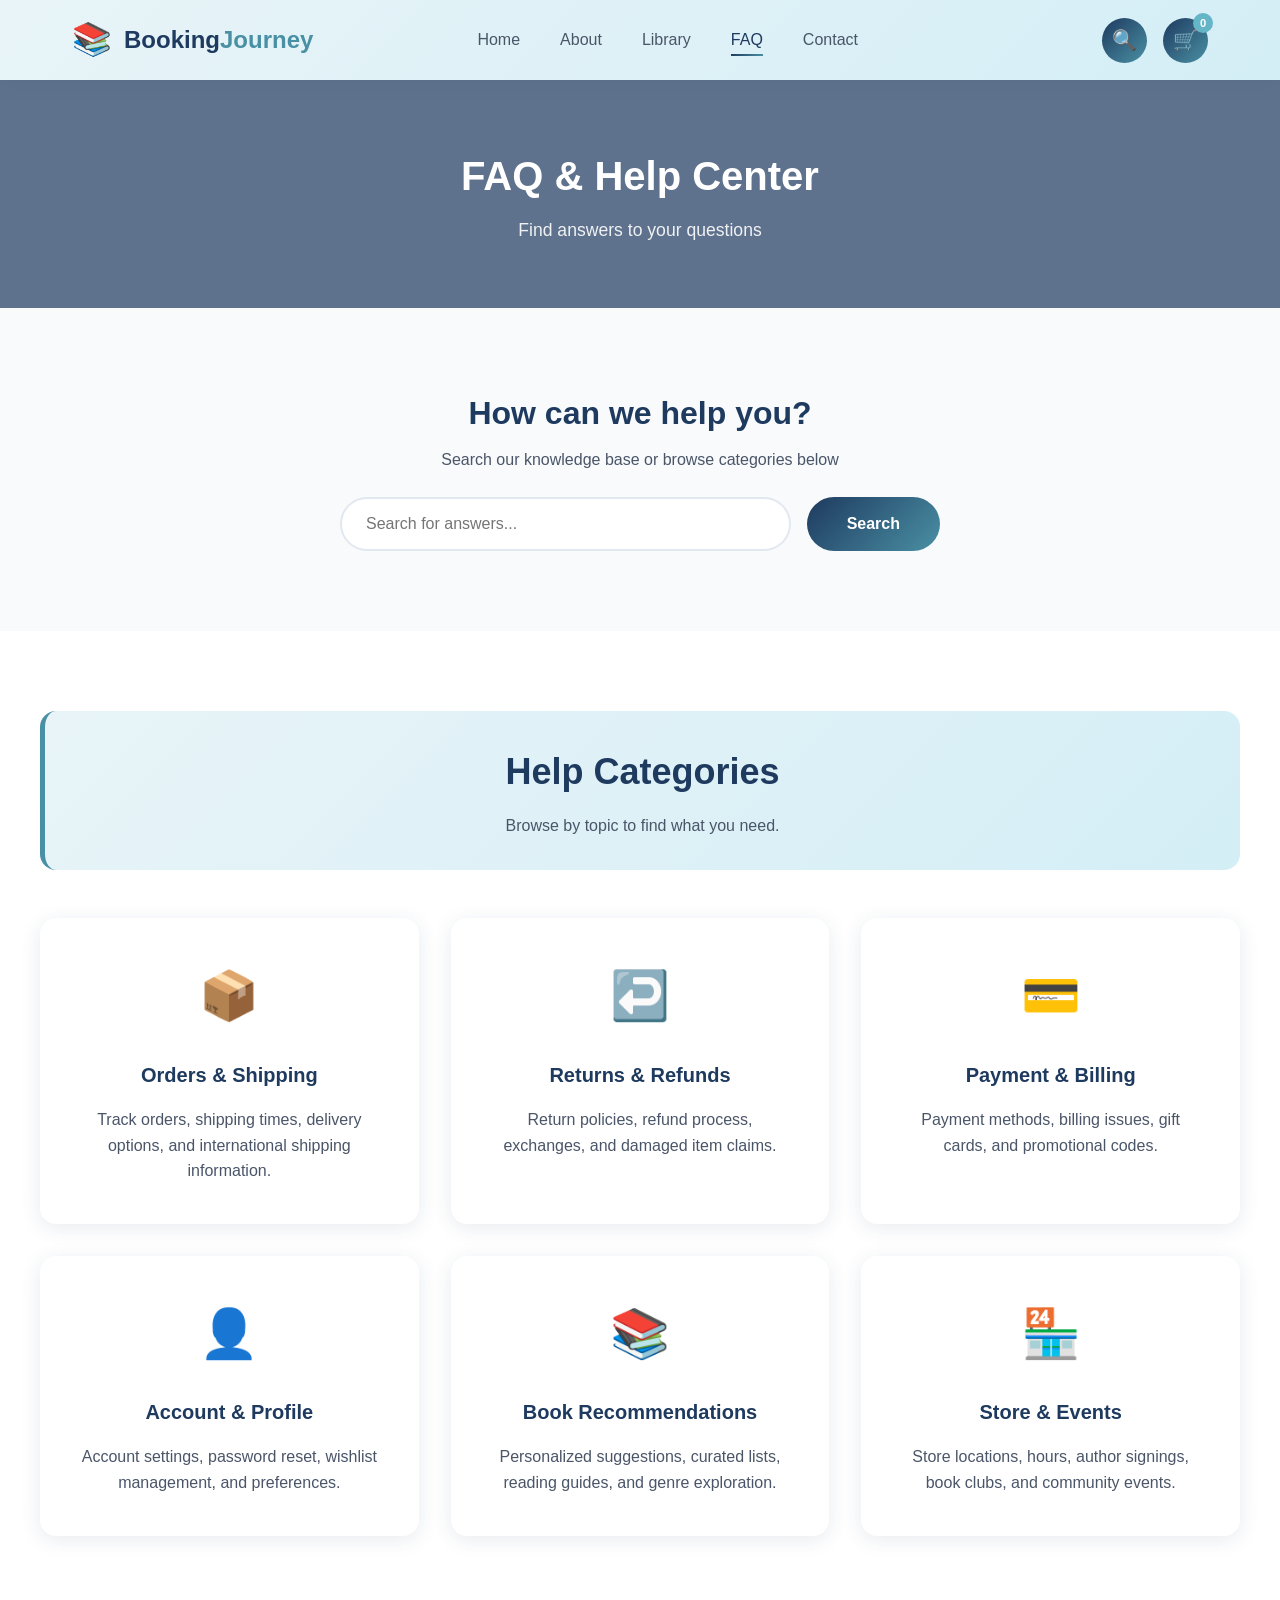
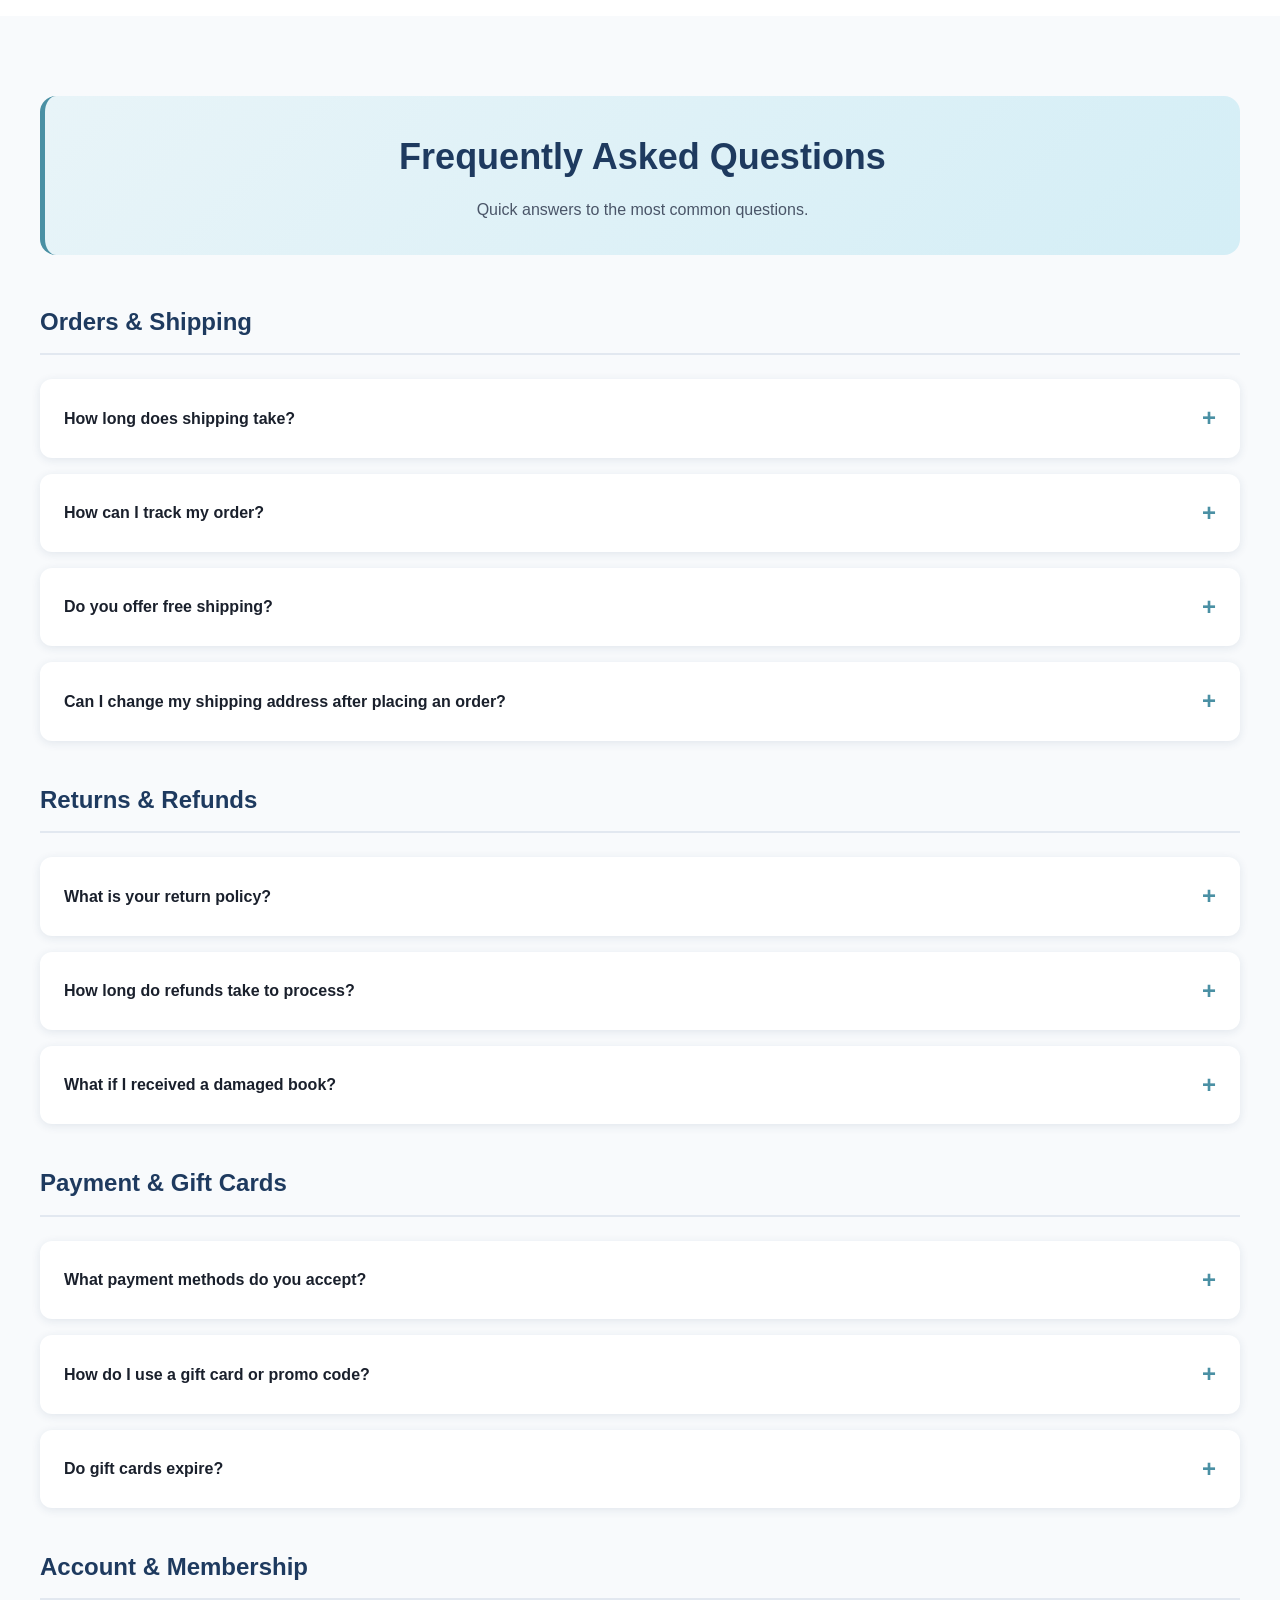
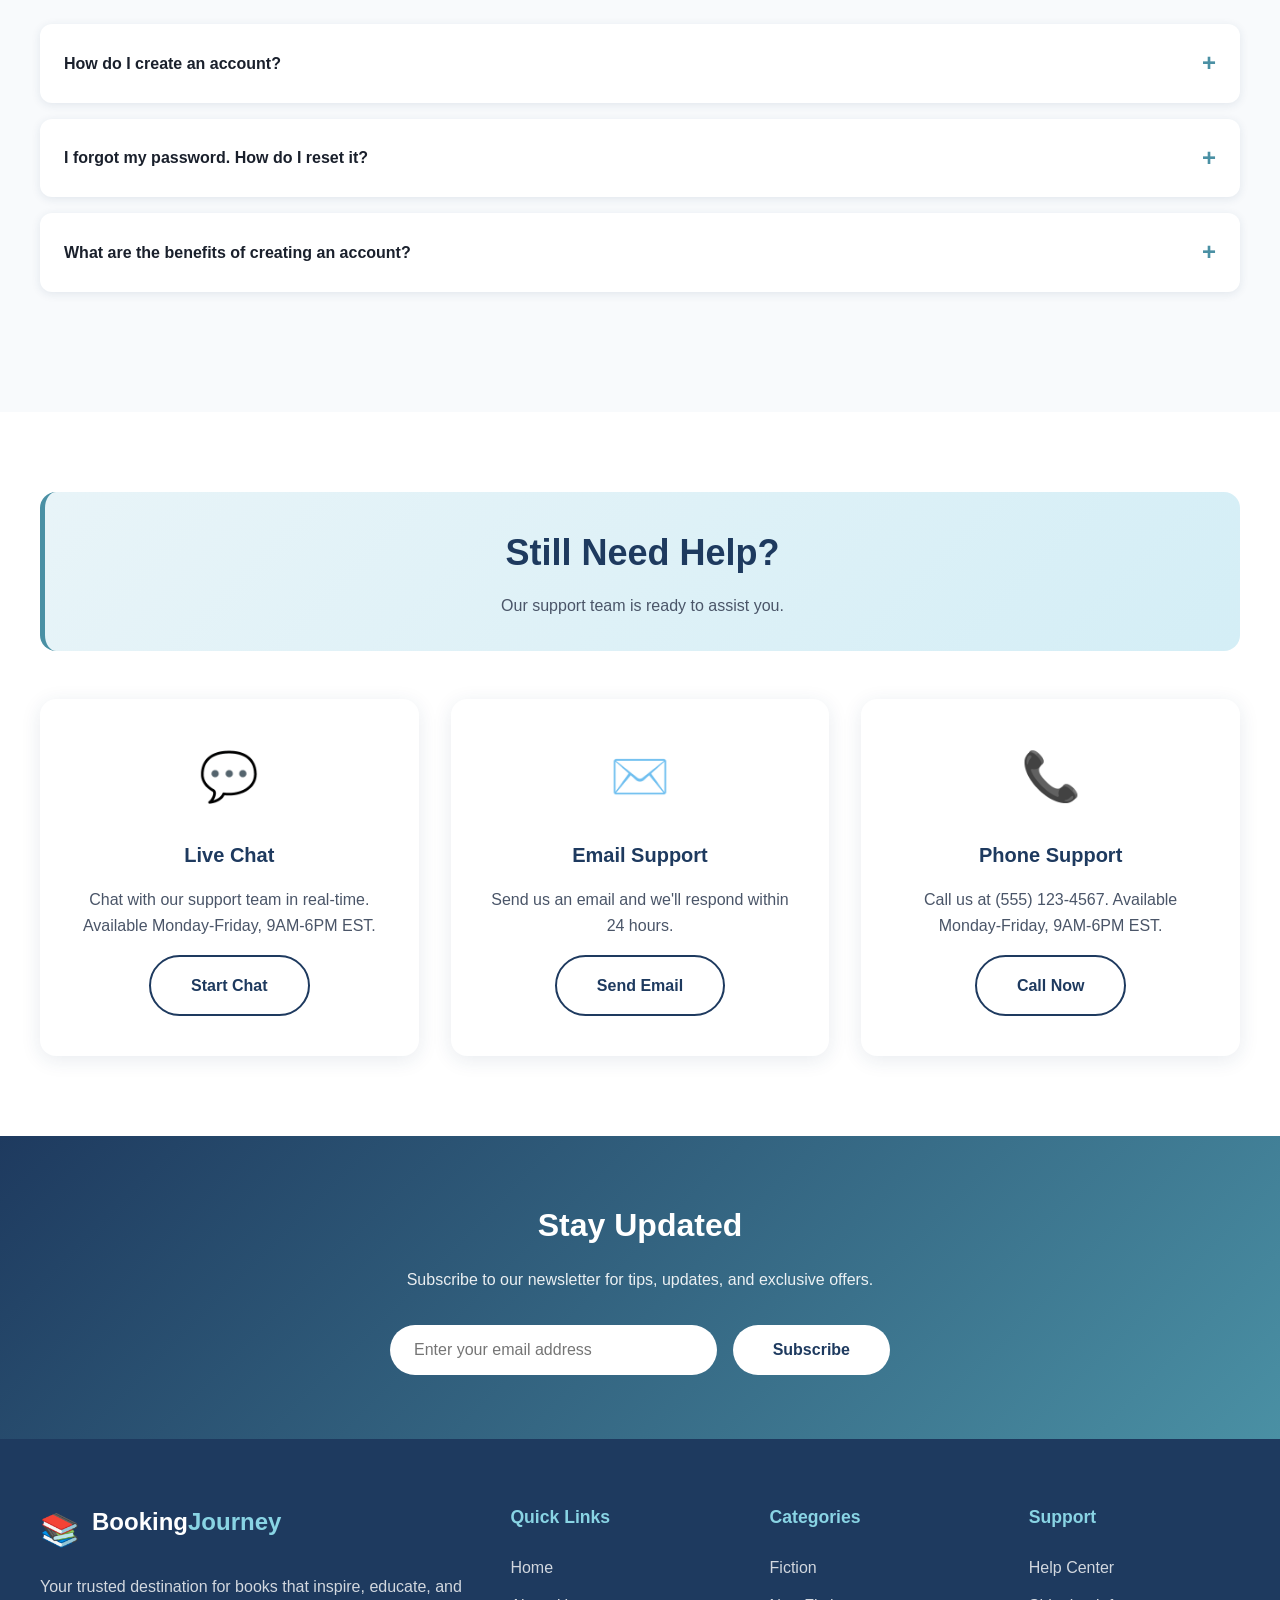
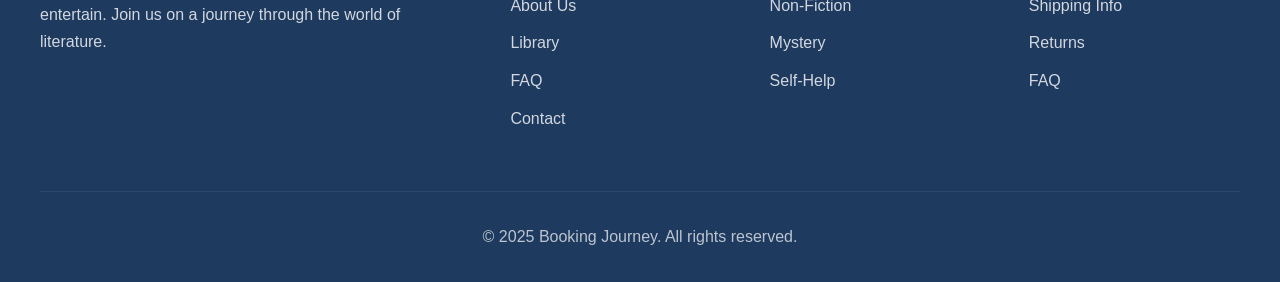
<file: faq.html>
<!DOCTYPE html>
<html lang="en">
<head>
    <meta charset="UTF-8">
    <meta name="viewport" content="width=device-width, initial-scale=1.0">
    <title>FAQ & Help - Booking Journey</title>
    <link rel="stylesheet" href="styles.css">
</head>
<body>
    <!-- Navigation -->
    <nav class="navbar">
        <div class="nav-container">
            <a href="index.html" class="logo">
                <span class="logo-icon">📚</span>
                <span class="logo-text">Booking<span>Journey</span></span>
            </a>
            <ul class="nav-menu">
                <li><a href="index.html" class="nav-link">Home</a></li>
                <li><a href="about.html" class="nav-link">About</a></li>
                <li><a href="library.html" class="nav-link">Library</a></li>
                <li><a href="faq.html" class="nav-link active">FAQ</a></li>
                <li><a href="contact.html" class="nav-link">Contact</a></li>
                <li><button class="search-mobile-item" id="searchMobileBtn">🔍 Search</button></li>
                <li><button class="cart-mobile" id="cartMobile">🛒 Cart (0)</button></li>
            </ul>
            <div class="nav-actions">
                <button class="search-icon" id="searchIcon">🔍</button>
                <button class="cart-icon" id="cartIcon">
                    🛒
                    <span class="cart-badge">0</span>
                </button>
                <div class="hamburger">
                    <span></span>
                    <span></span>
                    <span></span>
                </div>
            </div>
        </div>
    </nav>

    <!-- Page Header -->
    <section class="page-header">
        <h1>FAQ & Help Center</h1>
        <p>Find answers to your questions</p>
    </section>

    <!-- Search Section -->
    <section class="section">
        <div class="container">
            <div class="faq-search">
                <h2>How can we help you?</h2>
                <p>Search our knowledge base or browse categories below</p>
                <form class="search-form">
                    <input type="text" placeholder="Search for answers..." class="search-input">
                    <button type="submit" class="btn btn-secondary">Search</button>
                </form>
            </div>
        </div>
    </section>

    <!-- Help Categories -->
    <section class="section section-light">
        <div class="container">
            <div class="section-title">
                <h2>Help Categories</h2>
                <p>Browse by topic to find what you need.</p>
            </div>
            <div class="features-grid">
                <div class="feature-card">
                    <div class="feature-icon">📦</div>
                    <h3>Orders & Shipping</h3>
                    <p>Track orders, shipping times, delivery options, and international shipping information.</p>
                </div>
                <div class="feature-card">
                    <div class="feature-icon">↩️</div>
                    <h3>Returns & Refunds</h3>
                    <p>Return policies, refund process, exchanges, and damaged item claims.</p>
                </div>
                <div class="feature-card">
                    <div class="feature-icon">💳</div>
                    <h3>Payment & Billing</h3>
                    <p>Payment methods, billing issues, gift cards, and promotional codes.</p>
                </div>
                <div class="feature-card">
                    <div class="feature-icon">👤</div>
                    <h3>Account & Profile</h3>
                    <p>Account settings, password reset, wishlist management, and preferences.</p>
                </div>
                <div class="feature-card">
                    <div class="feature-icon">📚</div>
                    <h3>Book Recommendations</h3>
                    <p>Personalized suggestions, curated lists, reading guides, and genre exploration.</p>
                </div>
                <div class="feature-card">
                    <div class="feature-icon">🏪</div>
                    <h3>Store & Events</h3>
                    <p>Store locations, hours, author signings, book clubs, and community events.</p>
                </div>
            </div>
        </div>
    </section>

    <!-- FAQ Accordion Section -->
    <section class="section">
        <div class="container">
            <div class="section-title">
                <h2>Frequently Asked Questions</h2>
                <p>Quick answers to the most common questions.</p>
            </div>

            <div class="faq-category">
                <h3 class="faq-category-title">Orders & Shipping</h3>

                <div class="faq-item">
                    <div class="faq-question">
                        <span>How long does shipping take?</span>
                        <span class="faq-icon">+</span>
                    </div>
                    <div class="faq-answer">
                        <p>Standard shipping typically takes 3-5 business days within the continental US. Express shipping (1-2 business days) is available for an additional fee. International shipping varies by destination, usually 7-14 business days.</p>
                    </div>
                </div>

                <div class="faq-item">
                    <div class="faq-question">
                        <span>How can I track my order?</span>
                        <span class="faq-icon">+</span>
                    </div>
                    <div class="faq-answer">
                        <p>Once your order ships, you'll receive an email with a tracking number. You can also track your order by logging into your account and visiting the "Order History" section. Click on any order to see real-time tracking information.</p>
                    </div>
                </div>

                <div class="faq-item">
                    <div class="faq-question">
                        <span>Do you offer free shipping?</span>
                        <span class="faq-icon">+</span>
                    </div>
                    <div class="faq-answer">
                        <p>Yes! We offer free standard shipping on all orders over $35. Members of our loyalty program enjoy free shipping on all orders regardless of the total amount.</p>
                    </div>
                </div>

                <div class="faq-item">
                    <div class="faq-question">
                        <span>Can I change my shipping address after placing an order?</span>
                        <span class="faq-icon">+</span>
                    </div>
                    <div class="faq-answer">
                        <p>If your order hasn't shipped yet, you can change the shipping address by contacting our customer service team immediately. Once an order has shipped, the address cannot be changed, but you may be able to redirect the package through the carrier.</p>
                    </div>
                </div>
            </div>

            <div class="faq-category">
                <h3 class="faq-category-title">Returns & Refunds</h3>

                <div class="faq-item">
                    <div class="faq-question">
                        <span>What is your return policy?</span>
                        <span class="faq-icon">+</span>
                    </div>
                    <div class="faq-answer">
                        <p>We accept returns within 30 days of purchase. Books must be in their original condition—unread, unmarked, and with no damage. Simply initiate a return through your account or contact customer service for a prepaid return label.</p>
                    </div>
                </div>

                <div class="faq-item">
                    <div class="faq-question">
                        <span>How long do refunds take to process?</span>
                        <span class="faq-icon">+</span>
                    </div>
                    <div class="faq-answer">
                        <p>Once we receive your return, refunds are processed within 3-5 business days. The refund will be credited to your original payment method. Please allow an additional 5-10 business days for the refund to appear on your statement, depending on your bank.</p>
                    </div>
                </div>

                <div class="faq-item">
                    <div class="faq-question">
                        <span>What if I received a damaged book?</span>
                        <span class="faq-icon">+</span>
                    </div>
                    <div class="faq-answer">
                        <p>We're sorry to hear that! Please contact us within 7 days of delivery with photos of the damage. We'll send you a replacement at no additional cost or issue a full refund—your choice. You won't need to return the damaged item.</p>
                    </div>
                </div>
            </div>

            <div class="faq-category">
                <h3 class="faq-category-title">Payment & Gift Cards</h3>

                <div class="faq-item">
                    <div class="faq-question">
                        <span>What payment methods do you accept?</span>
                        <span class="faq-icon">+</span>
                    </div>
                    <div class="faq-answer">
                        <p>We accept all major credit cards (Visa, MasterCard, American Express, Discover), PayPal, Apple Pay, Google Pay, and Booking Journey gift cards. We also offer financing options through Affirm for orders over $50.</p>
                    </div>
                </div>

                <div class="faq-item">
                    <div class="faq-question">
                        <span>How do I use a gift card or promo code?</span>
                        <span class="faq-icon">+</span>
                    </div>
                    <div class="faq-answer">
                        <p>During checkout, you'll see a field labeled "Gift Card or Promo Code." Enter your code there and click "Apply." The discount will be reflected in your order total. Note that only one promo code can be used per order, but gift cards can be combined.</p>
                    </div>
                </div>

                <div class="faq-item">
                    <div class="faq-question">
                        <span>Do gift cards expire?</span>
                        <span class="faq-icon">+</span>
                    </div>
                    <div class="faq-answer">
                        <p>No, Booking Journey gift cards never expire and have no fees. The full value remains available until used. You can check your gift card balance anytime by logging into your account or contacting customer service.</p>
                    </div>
                </div>
            </div>

            <div class="faq-category">
                <h3 class="faq-category-title">Account & Membership</h3>

                <div class="faq-item">
                    <div class="faq-question">
                        <span>How do I create an account?</span>
                        <span class="faq-icon">+</span>
                    </div>
                    <div class="faq-answer">
                        <p>Click the "Sign Up" button at the top of any page. You'll need to provide your email address and create a password. You can also sign up using your Google or Facebook account for faster registration. Account creation is free!</p>
                    </div>
                </div>

                <div class="faq-item">
                    <div class="faq-question">
                        <span>I forgot my password. How do I reset it?</span>
                        <span class="faq-icon">+</span>
                    </div>
                    <div class="faq-answer">
                        <p>Click "Sign In" and then "Forgot Password." Enter your email address, and we'll send you a password reset link. The link expires after 24 hours for security. If you don't receive the email, check your spam folder or contact support.</p>
                    </div>
                </div>

                <div class="faq-item">
                    <div class="faq-question">
                        <span>What are the benefits of creating an account?</span>
                        <span class="faq-icon">+</span>
                    </div>
                    <div class="faq-answer">
                        <p>Account holders enjoy faster checkout, order tracking, wishlist creation, personalized recommendations, exclusive member discounts, early access to sales, and the ability to earn loyalty points on every purchase.</p>
                    </div>
                </div>
            </div>
        </div>
    </section>

    <!-- Still Need Help Section -->
    <section class="section section-light">
        <div class="container">
            <div class="section-title">
                <h2>Still Need Help?</h2>
                <p>Our support team is ready to assist you.</p>
            </div>
            <div class="features-grid">
                <div class="feature-card">
                    <div class="feature-icon">💬</div>
                    <h3>Live Chat</h3>
                    <p>Chat with our support team in real-time. Available Monday-Friday, 9AM-6PM EST.</p>
                    <a href="#" class="btn btn-outline" style="margin-top: 1rem;">Start Chat</a>
                </div>
                <div class="feature-card">
                    <div class="feature-icon">✉️</div>
                    <h3>Email Support</h3>
                    <p>Send us an email and we'll respond within 24 hours.</p>
                    <a href="contact.html" class="btn btn-outline" style="margin-top: 1rem;">Send Email</a>
                </div>
                <div class="feature-card">
                    <div class="feature-icon">📞</div>
                    <h3>Phone Support</h3>
                    <p>Call us at (555) 123-4567. Available Monday-Friday, 9AM-6PM EST.</p>
                    <a href="tel:5551234567" class="btn btn-outline" style="margin-top: 1rem;">Call Now</a>
                </div>
            </div>
        </div>
    </section>

    <!-- Newsletter Section -->
    <section class="newsletter">
        <h2>Stay Updated</h2>
        <p>Subscribe to our newsletter for tips, updates, and exclusive offers.</p>
        <form class="newsletter-form">
            <input type="email" placeholder="Enter your email address" required>
            <button type="submit" class="btn btn-primary">Subscribe</button>
        </form>
    </section>

    <!-- Footer -->
    <footer class="footer">
        <div class="footer-content">
            <div class="footer-brand">
                <div class="logo">
                    <span class="logo-icon">📚</span>
                    <span class="logo-text">Booking<span>Journey</span></span>
                </div>
                <p>Your trusted destination for books that inspire, educate, and entertain. Join us on a journey through the world of literature.</p>
            </div>
            <div class="footer-links">
                <h4>Quick Links</h4>
                <ul>
                    <li><a href="index.html">Home</a></li>
                    <li><a href="about.html">About Us</a></li>
                    <li><a href="library.html">Library</a></li>
                    <li><a href="faq.html">FAQ</a></li>
                    <li><a href="contact.html">Contact</a></li>
                </ul>
            </div>
            <div class="footer-links">
                <h4>Categories</h4>
                <ul>
                    <li><a href="library.html">Fiction</a></li>
                    <li><a href="library.html">Non-Fiction</a></li>
                    <li><a href="library.html">Mystery</a></li>
                    <li><a href="library.html">Self-Help</a></li>
                </ul>
            </div>
            <div class="footer-links">
                <h4>Support</h4>
                <ul>
                    <li><a href="faq.html">Help Center</a></li>
                    <li><a href="faq.html">Shipping Info</a></li>
                    <li><a href="faq.html">Returns</a></li>
                    <li><a href="faq.html">FAQ</a></li>
                </ul>
            </div>
        </div>
        <div class="footer-bottom">
            <p>&copy; 2025 Booking Journey. All rights reserved.</p>
        </div>
    </footer>

    <!-- Cart Modal -->
    <div class="cart-modal-overlay" id="cartOverlay"></div>
    <div class="cart-modal" id="cartModal">
        <div class="cart-modal-header">
            <h2>Your Cart</h2>
            <button class="cart-close" id="cartClose">✕</button>
        </div>
        <div class="cart-empty">
            <div class="cart-empty-icon">🛒</div>
            <h3>Your cart is empty</h3>
            <p>Looks like you haven't added any books yet.</p>
            <a href="library.html" class="btn btn-secondary">Browse Library</a>
        </div>
    </div>

    <!-- Search Overlay -->
    <div class="search-overlay" id="searchOverlay"></div>
    <div class="search-modal" id="searchModal">
        <button class="search-modal-close" id="searchClose" aria-label="Close search">✕</button>
        <h2>Search Books</h2>
        <div class="search-modal-input-wrap">
            <span class="search-modal-icon">🔍</span>
            <input type="text" class="search-modal-input" id="searchInput" placeholder="Search by title, author, or genre…">
        </div>
    </div>

    <script>
        // Mobile menu toggle
        const hamburger = document.querySelector('.hamburger');
        const navMenu = document.querySelector('.nav-menu');

        hamburger.addEventListener('click', () => {
            navMenu.classList.toggle('active');
        });

        // Close menu when clicking a link
        document.querySelectorAll('.nav-link').forEach(link => {
            link.addEventListener('click', () => {
                navMenu.classList.remove('active');
            });
        });

        // FAQ Accordion
        document.querySelectorAll('.faq-question').forEach(question => {
            question.addEventListener('click', () => {
                const item = question.parentElement;
                const isActive = item.classList.contains('active');

                // Close all other items
                document.querySelectorAll('.faq-item').forEach(faq => {
                    faq.classList.remove('active');
                });

                // Toggle current item
                if (!isActive) {
                    item.classList.add('active');
                }
            });
        });

        // Cart modal
        const cartIcon = document.getElementById('cartIcon');
        const cartMobile = document.getElementById('cartMobile');
        const cartModal = document.getElementById('cartModal');
        const cartOverlay = document.getElementById('cartOverlay');
        const cartClose = document.getElementById('cartClose');

        cartIcon.addEventListener('click', () => {
            closeSearch();
            cartModal.classList.add('active');
            cartOverlay.classList.add('active');
        });

        cartMobile.addEventListener('click', () => {
            closeSearch();
            cartModal.classList.add('active');
            cartOverlay.classList.add('active');
            navMenu.classList.remove('active');
        });

        cartClose.addEventListener('click', () => {
            cartModal.classList.remove('active');
            cartOverlay.classList.remove('active');
        });

        cartOverlay.addEventListener('click', () => {
            cartModal.classList.remove('active');
            cartOverlay.classList.remove('active');
        });

        // Search overlay
        const searchIcon = document.getElementById('searchIcon');
        const searchMobileBtn = document.getElementById('searchMobileBtn');
        const searchOverlay = document.getElementById('searchOverlay');
        const searchModal = document.getElementById('searchModal');
        const searchClose = document.getElementById('searchClose');
        const searchInput = document.getElementById('searchInput');

        function openSearch() {
            cartModal.classList.remove('active');
            cartOverlay.classList.remove('active');
            searchModal.classList.add('active');
            searchOverlay.classList.add('active');
            searchInput.value = '';
            searchInput.focus();
        }

        function closeSearch() {
            searchModal.classList.remove('active');
            searchOverlay.classList.remove('active');
        }

        searchIcon.addEventListener('click', openSearch);

        searchMobileBtn.addEventListener('click', () => {
            navMenu.classList.remove('active');
            openSearch();
        });

        searchClose.addEventListener('click', closeSearch);
        searchOverlay.addEventListener('click', closeSearch);

        document.addEventListener('keydown', (e) => {
            if (e.key === 'Escape') closeSearch();
        });
    </script>
</body>
</html>
</file>
<file: styles.css>
/* ===== CSS Variables ===== */
:root {
    --primary: #1e3a5f;
    --primary-light: #2d5a87;
    --secondary: #4a90a4;
    --accent: #64b5c6;
    --accent-light: #89d4e4;
    --background: #f8fafc;
    --surface: #ffffff;
    --text-primary: #1a202c;
    --text-secondary: #4a5568;
    --text-light: #718096;
    --border: #e2e8f0;
    --shadow: rgba(30, 58, 95, 0.1);
    --gradient: linear-gradient(135deg, var(--primary) 0%, var(--secondary) 100%);
}

/* ===== Reset & Base ===== */
* {
    margin: 0;
    padding: 0;
    box-sizing: border-box;
}

html {
    scroll-behavior: smooth;
}

body {
    font-family: 'Segoe UI', Tahoma, Geneva, Verdana, sans-serif;
    background-color: var(--background);
    color: var(--text-primary);
    line-height: 1.6;
}

a {
    text-decoration: none;
    color: inherit;
    transition: color 0.3s ease;
}

ul {
    list-style: none;
}

img {
    max-width: 100%;
    height: auto;
}

/* ===== Navigation ===== */
.navbar {
    background: linear-gradient(135deg, #e8f4f8 0%, #d4eef6 100%);
    box-shadow: 0 2px 20px var(--shadow);
    position: sticky;
    top: 0;
    z-index: 1000;
}

.nav-container {
    max-width: 1200px;
    margin: 0 auto;
    padding: 0 2rem;
    display: flex;
    justify-content: space-between;
    align-items: center;
    height: 80px;
}

.logo {
    display: flex;
    align-items: center;
    gap: 0.75rem;
}

.logo-icon {
    font-size: 2rem;
}

.logo-text {
    font-size: 1.5rem;
    font-weight: 700;
    color: var(--primary);
}

.logo-text span {
    color: var(--secondary);
}

.nav-menu {
    display: flex;
    gap: 2.5rem;
}

.nav-link {
    font-weight: 500;
    color: var(--text-secondary);
    padding: 0.5rem 0;
    position: relative;
}

.nav-link::after {
    content: '';
    position: absolute;
    bottom: 0;
    left: 0;
    width: 0;
    height: 2px;
    background: var(--gradient);
    transition: width 0.3s ease;
}

.nav-link:hover,
.nav-link.active {
    color: var(--primary);
}

.nav-link:hover::after,
.nav-link.active::after {
    width: 100%;
}

.nav-actions {
    display: flex;
    align-items: center;
    gap: 1rem;
}

.search-icon,
.cart-icon,
.cart-mobile,
.search-mobile-item {
    border: none;
    font-family: inherit;
}

.cart-icon {
    position: relative;
    width: 45px;
    height: 45px;
    background: var(--gradient);
    border-radius: 50%;
    display: flex;
    align-items: center;
    justify-content: center;
    cursor: pointer;
    transition: transform 0.3s ease, box-shadow 0.3s ease;
    font-size: 1.25rem;
}

.cart-icon:hover {
    transform: scale(1.1);
    box-shadow: 0 5px 20px var(--shadow);
}

.search-icon {
    width: 45px;
    height: 45px;
    background: var(--gradient);
    border-radius: 50%;
    display: flex;
    align-items: center;
    justify-content: center;
    cursor: pointer;
    transition: transform 0.3s ease, box-shadow 0.3s ease;
    font-size: 1.25rem;
}

.search-icon:hover {
    transform: scale(1.1);
    box-shadow: 0 5px 20px var(--shadow);
}

.cart-badge {
    position: absolute;
    top: -5px;
    right: -5px;
    background: var(--accent);
    color: white;
    font-size: 0.7rem;
    font-weight: 700;
    width: 20px;
    height: 20px;
    border-radius: 50%;
    display: flex;
    align-items: center;
    justify-content: center;
}

.hamburger {
    display: none;
    flex-direction: column;
    gap: 5px;
    cursor: pointer;
    padding: 0.5rem;
}

.hamburger span {
    width: 25px;
    height: 3px;
    background: var(--primary);
    border-radius: 3px;
    transition: all 0.3s ease;
}

.cart-mobile,
.search-mobile-item {
    display: none;
}

/* Cart Modal */
.cart-modal-overlay {
    position: fixed;
    top: 0;
    left: 0;
    right: 0;
    bottom: 0;
    background: rgba(0, 0, 0, 0.5);
    z-index: 2000;
    opacity: 0;
    visibility: hidden;
    transition: opacity 0.3s ease, visibility 0.3s ease;
}

.cart-modal-overlay.active {
    opacity: 1;
    visibility: visible;
}

.cart-modal {
    position: fixed;
    top: 50%;
    left: 50%;
    transform: translate(-50%, -50%) scale(0.9);
    background: var(--surface);
    border-radius: 20px;
    padding: 2.5rem;
    width: 90%;
    max-width: 400px;
    z-index: 2001;
    box-shadow: 0 20px 60px rgba(0, 0, 0, 0.3);
    opacity: 0;
    visibility: hidden;
    transition: all 0.3s ease;
}

.cart-modal.active {
    opacity: 1;
    visibility: visible;
    transform: translate(-50%, -50%) scale(1);
}

.cart-modal-header {
    display: flex;
    justify-content: space-between;
    align-items: center;
    margin-bottom: 2rem;
    padding-bottom: 1rem;
    border-bottom: 2px solid var(--border);
}

.cart-modal-header h2 {
    color: var(--primary);
    font-size: 1.5rem;
}

.cart-close {
    width: 35px;
    height: 35px;
    background: var(--background);
    border: none;
    border-radius: 50%;
    cursor: pointer;
    font-size: 1.25rem;
    display: flex;
    align-items: center;
    justify-content: center;
    transition: background 0.3s ease;
}

.cart-close:hover {
    background: var(--border);
}

.cart-empty {
    text-align: center;
    padding: 2rem 0;
}

.cart-empty-icon {
    font-size: 4rem;
    margin-bottom: 1rem;
    opacity: 0.5;
}

.cart-empty h3 {
    color: var(--primary);
    margin-bottom: 0.5rem;
}

.cart-empty p {
    color: var(--text-secondary);
    margin-bottom: 1.5rem;
}

.cart-modal .btn {
    width: 100%;
    text-align: center;
}

/* Search Overlay */
.search-overlay {
    position: fixed;
    top: 0;
    left: 0;
    right: 0;
    bottom: 0;
    background: rgba(0, 0, 0, 0.6);
    z-index: 2000;
    opacity: 0;
    visibility: hidden;
    transition: opacity 0.3s ease, visibility 0.3s ease;
}

.search-overlay.active {
    opacity: 1;
    visibility: visible;
}

.search-modal {
    position: fixed;
    top: 50%;
    left: 50%;
    transform: translate(-50%, -60%) scale(0.95);
    background: var(--surface);
    border-radius: 20px;
    padding: 2.5rem;
    width: 90%;
    max-width: 560px;
    z-index: 2001;
    box-shadow: 0 20px 60px rgba(0, 0, 0, 0.3);
    opacity: 0;
    visibility: hidden;
    transition: all 0.3s ease;
}

.search-modal.active {
    opacity: 1;
    visibility: visible;
    transform: translate(-50%, -50%) scale(1);
}

.search-modal h2 {
    color: var(--primary);
    font-size: 1.5rem;
    margin-bottom: 1.5rem;
}

.search-modal-close {
    position: absolute;
    top: 1.25rem;
    right: 1.25rem;
    width: 35px;
    height: 35px;
    background: var(--background);
    border: none;
    border-radius: 50%;
    cursor: pointer;
    font-size: 1rem;
    display: flex;
    align-items: center;
    justify-content: center;
    transition: background 0.3s ease;
    font-family: inherit;
}

.search-modal-close:hover {
    background: var(--border);
}

.search-modal-input-wrap {
    display: flex;
    align-items: center;
    gap: 0.75rem;
    border: 2px solid var(--border);
    border-radius: 50px;
    padding: 0.75rem 1.25rem;
    transition: border-color 0.3s ease;
}

.search-modal-input-wrap:focus-within {
    border-color: var(--primary);
}

.search-modal-icon {
    font-size: 1.2rem;
    flex-shrink: 0;
}

.search-modal-input {
    border: none;
    outline: none;
    background: transparent;
    font-size: 1rem;
    font-family: inherit;
    color: var(--text-primary);
    width: 100%;
}

.search-modal-input::placeholder {
    color: var(--text-secondary);
}

/* ===== Hero Section ===== */
.hero {
    background: url('public/images/hero.jpg') center/cover no-repeat;
    color: white;
    padding: 6rem 2rem;
    text-align: center;
    position: relative;
    overflow: hidden;
}

.hero::before {
    content: '';
    position: absolute;
    top: 0;
    left: 0;
    right: 0;
    bottom: 0;
    background: rgba(30, 58, 95, 0.7);
}

.hero-content {
    max-width: 800px;
    margin: 0 auto;
    position: relative;
    z-index: 1;
}

.hero h1 {
    font-size: 3.5rem;
    font-weight: 800;
    margin-bottom: 1.5rem;
    line-height: 1.2;
}

.hero p {
    font-size: 1.25rem;
    opacity: 0.95;
    margin-bottom: 2rem;
    max-width: 600px;
    margin-left: auto;
    margin-right: auto;
}

.btn {
    display: inline-block;
    padding: 1rem 2.5rem;
    border-radius: 50px;
    font-weight: 600;
    font-size: 1rem;
    cursor: pointer;
    transition: all 0.3s ease;
    border: none;
}

.btn-primary {
    background: white;
    color: var(--primary);
}

.btn-primary:hover {
    transform: translateY(-3px);
    box-shadow: 0 10px 30px rgba(0, 0, 0, 0.2);
}

.btn-secondary {
    background: var(--gradient);
    color: white;
}

.btn-secondary:hover {
    transform: translateY(-3px);
    box-shadow: 0 10px 30px var(--shadow);
}

.btn-outline {
    background: transparent;
    border: 2px solid var(--primary);
    color: var(--primary);
}

.btn-outline:hover {
    background: var(--primary);
    color: white;
}

/* ===== Page Header ===== */
.page-header {
    background: url('public/images/hero.jpg') center/cover no-repeat;
    color: white;
    padding: 4rem 2rem;
    text-align: center;
    position: relative;
    overflow: hidden;
}

.page-header::before {
    content: '';
    position: absolute;
    top: 0;
    left: 0;
    right: 0;
    bottom: 0;
    background: rgba(30, 58, 95, 0.7);
}

.page-header h1,
.page-header p {
    position: relative;
    z-index: 1;
}

.page-header h1 {
    font-size: 2.5rem;
    font-weight: 700;
    margin-bottom: 0.5rem;
}

.page-header p {
    font-size: 1.1rem;
    opacity: 0.9;
}

/* ===== Sections ===== */
.section {
    padding: 5rem 2rem;
}

.section-light {
    background: var(--surface);
}

.container {
    max-width: 1200px;
    margin: 0 auto;
}

.section-title {
    text-align: center;
    margin-bottom: 3rem;
    background: linear-gradient(135deg, #e8f4f8 0%, #d4eef6 100%);
    padding: 2rem 2.5rem;
    border-radius: 16px;
    border-left: 5px solid var(--secondary);
}

.section-title h2 {
    font-size: 2.25rem;
    color: var(--primary);
    margin-bottom: 0.75rem;
}

.section-title p {
    color: var(--text-secondary);
    max-width: 600px;
    margin: 0 auto;
}

/* ===== Features Grid ===== */
.features-grid {
    display: grid;
    grid-template-columns: repeat(auto-fit, minmax(280px, 1fr));
    gap: 2rem;
}

.feature-card {
    background: var(--surface);
    padding: 2.5rem;
    border-radius: 16px;
    box-shadow: 0 4px 20px var(--shadow);
    text-align: center;
    transition: transform 0.3s ease, box-shadow 0.3s ease;
}

.feature-card:hover {
    transform: translateY(-8px);
    box-shadow: 0 12px 40px var(--shadow);
}

.feature-icon {
    font-size: 3rem;
    margin-bottom: 1.5rem;
}

.feature-card h3 {
    color: var(--primary);
    margin-bottom: 1rem;
    font-size: 1.25rem;
}

.feature-card p {
    color: var(--text-secondary);
}

/* ===== Book Cards ===== */
.books-grid {
    display: grid;
    grid-template-columns: repeat(auto-fit, minmax(280px, 1fr));
    gap: 2rem;
}

.book-card {
    background: var(--surface);
    border-radius: 16px;
    overflow: hidden;
    box-shadow: 0 4px 20px var(--shadow);
    transition: transform 0.3s ease, box-shadow 0.3s ease;
}

.book-card:hover {
    transform: translateY(-8px);
    box-shadow: 0 12px 40px var(--shadow);
}

.book-cover {
    height: 300px;
    background: var(--gradient);
    display: flex;
    align-items: center;
    justify-content: center;
    position: relative;
    overflow: hidden;
}

.book-cover img {
    width: 100%;
    height: 100%;
    object-fit: cover;
    transition: transform 0.3s ease;
}

.book-card:hover .book-cover img {
    transform: scale(1.05);
}

.book-badge {
    position: absolute;
    top: 1rem;
    right: 1rem;
    background: var(--accent);
    color: white;
    padding: 0.25rem 0.75rem;
    border-radius: 20px;
    font-size: 0.8rem;
    font-weight: 600;
}

.book-info {
    padding: 1.5rem;
}

.book-category {
    color: var(--secondary);
    font-size: 0.85rem;
    font-weight: 600;
    text-transform: uppercase;
    letter-spacing: 1px;
}

.book-title {
    color: var(--primary);
    font-size: 1.25rem;
    margin: 0.5rem 0;
}

.book-author {
    color: var(--text-secondary);
    font-size: 0.95rem;
    margin-bottom: 1rem;
}

.book-price {
    display: flex;
    justify-content: space-between;
    align-items: center;
}

.price {
    font-size: 1.35rem;
    font-weight: 700;
    color: var(--primary);
}

.btn-cart {
    background: var(--gradient);
    color: white;
    padding: 0.6rem 1.25rem;
    border-radius: 25px;
    font-weight: 600;
    font-size: 0.9rem;
    border: none;
    cursor: pointer;
    transition: all 0.3s ease;
}

.btn-cart:hover {
    transform: scale(1.05);
    box-shadow: 0 5px 20px var(--shadow);
}

/* ===== About Page ===== */
.about-content {
    display: grid;
    grid-template-columns: 1fr 1fr;
    gap: 4rem;
    align-items: center;
}

.about-image {
    border-radius: 20px;
    height: 400px;
    overflow: hidden;
}

.about-image img {
    width: 100%;
    height: 100%;
    object-fit: cover;
    border-radius: 20px;
}

.about-text h2 {
    color: var(--primary);
    font-size: 2rem;
    margin-bottom: 1.5rem;
}

.about-text p {
    color: var(--text-secondary);
    margin-bottom: 1rem;
}

.stats-grid {
    display: grid;
    grid-template-columns: repeat(4, 1fr);
    gap: 2rem;
    margin-top: 3rem;
}

.stat-item {
    text-align: center;
}

.stat-number {
    font-size: 2.5rem;
    font-weight: 800;
    color: var(--primary);
}

.stat-label {
    color: var(--text-secondary);
    margin-top: 0.5rem;
}

.team-grid {
    display: grid;
    grid-template-columns: repeat(auto-fit, minmax(250px, 1fr));
    gap: 2rem;
}

.team-card {
    background: var(--surface);
    border-radius: 16px;
    overflow: hidden;
    box-shadow: 0 4px 20px var(--shadow);
    text-align: center;
    transition: transform 0.3s ease;
}

.team-card:hover {
    transform: translateY(-5px);
}

.team-photo {
    height: 200px;
    background: var(--gradient);
    display: flex;
    align-items: center;
    justify-content: center;
    font-size: 5rem;
}

.team-info {
    padding: 1.5rem;
}

.team-info h3 {
    color: var(--primary);
    margin-bottom: 0.25rem;
}

.team-info p {
    color: var(--secondary);
    font-weight: 500;
}

/* ===== Contact Page ===== */
.contact-wrapper {
    display: grid;
    grid-template-columns: 1fr 1.5fr;
    gap: 3rem;
}

.contact-info {
    background: var(--gradient);
    color: white;
    padding: 3rem;
    border-radius: 20px;
}

.contact-info h2 {
    font-size: 1.75rem;
    margin-bottom: 1rem;
}

.contact-info > p {
    opacity: 0.9;
    margin-bottom: 2rem;
}

.contact-item {
    display: flex;
    align-items: flex-start;
    gap: 1rem;
    margin-bottom: 1.5rem;
}

.contact-icon {
    font-size: 1.5rem;
    width: 50px;
    height: 50px;
    background: rgba(255, 255, 255, 0.15);
    border-radius: 12px;
    display: flex;
    align-items: center;
    justify-content: center;
}

.contact-item h4 {
    font-size: 1rem;
    margin-bottom: 0.25rem;
}

.contact-item p {
    opacity: 0.9;
    font-size: 0.95rem;
}

.social-links {
    display: flex;
    gap: 1rem;
    margin-top: 2rem;
}

.social-link {
    width: 45px;
    height: 45px;
    background: rgba(255, 255, 255, 0.15);
    border-radius: 50%;
    display: flex;
    align-items: center;
    justify-content: center;
    font-size: 1.25rem;
    transition: background 0.3s ease;
}

.social-link:hover {
    background: rgba(255, 255, 255, 0.3);
}

.contact-form {
    background: var(--surface);
    padding: 3rem;
    border-radius: 20px;
    box-shadow: 0 4px 20px var(--shadow);
}

.contact-form h2 {
    color: var(--primary);
    margin-bottom: 2rem;
}

.form-group {
    margin-bottom: 1.5rem;
}

.form-group label {
    display: block;
    margin-bottom: 0.5rem;
    color: var(--text-primary);
    font-weight: 500;
}

.form-group input,
.form-group textarea,
.form-group select {
    width: 100%;
    padding: 1rem;
    border: 2px solid var(--border);
    border-radius: 10px;
    font-size: 1rem;
    font-family: inherit;
    transition: border-color 0.3s ease, box-shadow 0.3s ease;
}

.form-group input:focus,
.form-group textarea:focus,
.form-group select:focus {
    outline: none;
    border-color: var(--secondary);
    box-shadow: 0 0 0 4px rgba(74, 144, 164, 0.1);
}

.form-group textarea {
    resize: vertical;
    min-height: 150px;
}

.form-row {
    display: grid;
    grid-template-columns: 1fr 1fr;
    gap: 1.5rem;
}

/* Standalone Contact Form */
.contact-form-standalone {
    max-width: 700px;
    margin: 0 auto;
    background: var(--background);
    padding: 2.5rem;
    border-radius: 20px;
    box-shadow: 0 4px 20px var(--shadow);
}

/* Centered Social Links */
.social-links-center {
    display: flex;
    justify-content: center;
    gap: 1rem;
    margin-top: 2.5rem;
}

.social-link-dark {
    width: 50px;
    height: 50px;
    background: var(--gradient);
    border-radius: 50%;
    display: flex;
    align-items: center;
    justify-content: center;
    font-size: 1.25rem;
    transition: transform 0.3s ease, box-shadow 0.3s ease;
}

.social-link-dark:hover {
    transform: translateY(-3px);
    box-shadow: 0 8px 20px var(--shadow);
}

/* ===== Footer ===== */
.footer {
    background: var(--primary);
    color: white;
    padding: 4rem 2rem 2rem;
}

.footer-content {
    max-width: 1200px;
    margin: 0 auto;
    display: grid;
    grid-template-columns: 2fr 1fr 1fr 1fr;
    gap: 3rem;
}

.footer-brand .logo-text {
    color: white;
    margin-bottom: 1rem;
}

.footer-brand .logo-text span {
    color: var(--accent-light);
}

.footer-brand p {
    opacity: 0.8;
    margin-top: 1rem;
    line-height: 1.7;
}

.footer-links h4 {
    font-size: 1.1rem;
    margin-bottom: 1.5rem;
    color: var(--accent-light);
}

.footer-links ul li {
    margin-bottom: 0.75rem;
}

.footer-links ul li a {
    opacity: 0.8;
    transition: opacity 0.3s ease;
}

.footer-links ul li a:hover {
    opacity: 1;
}

.footer-bottom {
    max-width: 1200px;
    margin: 3rem auto 0;
    padding-top: 2rem;
    border-top: 1px solid rgba(255, 255, 255, 0.1);
    text-align: center;
    opacity: 0.7;
}

/* ===== Testimonials ===== */
.testimonials-grid {
    display: grid;
    grid-template-columns: repeat(auto-fit, minmax(350px, 1fr));
    gap: 2rem;
}

.testimonial-card {
    background: var(--surface);
    padding: 2rem;
    border-radius: 16px;
    box-shadow: 0 4px 20px var(--shadow);
}

.testimonial-text {
    color: var(--text-secondary);
    font-style: italic;
    margin-bottom: 1.5rem;
    line-height: 1.8;
}

.testimonial-author {
    display: flex;
    align-items: center;
    gap: 1rem;
}

.author-avatar {
    width: 50px;
    height: 50px;
    background: var(--gradient);
    border-radius: 50%;
    display: flex;
    align-items: center;
    justify-content: center;
    font-size: 1.5rem;
}

.author-info h4 {
    color: var(--primary);
}

.author-info p {
    color: var(--text-light);
    font-size: 0.9rem;
}

/* ===== Newsletter ===== */
.newsletter {
    background: var(--gradient);
    color: white;
    padding: 4rem 2rem;
    text-align: center;
}

.newsletter h2 {
    font-size: 2rem;
    margin-bottom: 1rem;
}

.newsletter p {
    opacity: 0.9;
    margin-bottom: 2rem;
    max-width: 500px;
    margin-left: auto;
    margin-right: auto;
}

.newsletter-form {
    display: flex;
    max-width: 500px;
    margin: 0 auto;
    gap: 1rem;
}

.newsletter-form input {
    flex: 1;
    padding: 1rem 1.5rem;
    border: none;
    border-radius: 50px;
    font-size: 1rem;
}

.newsletter-form input:focus {
    outline: none;
}

/* ===== FAQ Page ===== */
.faq-search {
    text-align: center;
    max-width: 600px;
    margin: 0 auto;
}

.faq-search h2 {
    color: var(--primary);
    font-size: 2rem;
    margin-bottom: 0.5rem;
}

.faq-search p {
    color: var(--text-secondary);
    margin-bottom: 1.5rem;
}

.search-form {
    display: flex;
    gap: 1rem;
}

.search-input {
    flex: 1;
    padding: 1rem 1.5rem;
    border: 2px solid var(--border);
    border-radius: 50px;
    font-size: 1rem;
    transition: border-color 0.3s ease, box-shadow 0.3s ease;
}

.search-input:focus {
    outline: none;
    border-color: var(--secondary);
    box-shadow: 0 0 0 4px rgba(74, 144, 164, 0.1);
}

.faq-category {
    margin-bottom: 2.5rem;
}

.faq-category-title {
    color: var(--primary);
    font-size: 1.5rem;
    margin-bottom: 1.5rem;
    padding-bottom: 0.75rem;
    border-bottom: 2px solid var(--border);
}

.faq-item {
    background: var(--surface);
    border-radius: 12px;
    margin-bottom: 1rem;
    box-shadow: 0 2px 10px var(--shadow);
    overflow: hidden;
}

.faq-question {
    display: flex;
    justify-content: space-between;
    align-items: center;
    padding: 1.25rem 1.5rem;
    cursor: pointer;
    font-weight: 600;
    color: var(--text-primary);
    transition: background 0.3s ease;
}

.faq-question:hover {
    background: var(--background);
}

.faq-icon {
    font-size: 1.5rem;
    color: var(--secondary);
    transition: transform 0.3s ease;
}

.faq-item.active .faq-icon {
    transform: rotate(45deg);
}

.faq-answer {
    max-height: 0;
    overflow: hidden;
    transition: max-height 0.3s ease, padding 0.3s ease;
}

.faq-item.active .faq-answer {
    max-height: 500px;
    padding: 0 1.5rem 1.5rem;
}

.faq-answer p {
    color: var(--text-secondary);
    line-height: 1.8;
}

/* ===== Responsive Design ===== */
@media (max-width: 992px) {
    .footer-content {
        grid-template-columns: 1fr 1fr;
    }

    .about-content {
        grid-template-columns: 1fr;
    }

    .about-image {
        order: -1;
        height: 300px;
    }

    .stats-grid {
        grid-template-columns: repeat(2, 1fr);
    }

    .contact-wrapper {
        grid-template-columns: 1fr;
    }
}

@media (max-width: 768px) {
    html, body {
        overflow-x: hidden;
    }

    .nav-container {
        padding: 0 1rem;
    }

    .logo-text {
        font-size: 1.25rem;
    }

    .nav-menu {
        position: fixed;
        top: 80px;
        left: 0;
        right: 0;
        background: linear-gradient(135deg, #e8f4f8 0%, #d4eef6 100%);
        flex-direction: column;
        align-items: center;
        padding: 2rem;
        gap: 1.5rem;
        box-shadow: 0 10px 30px var(--shadow);
        transform: translateY(-150%);
        transition: transform 0.3s ease;
    }

    .nav-menu.active {
        transform: translateY(0);
    }

    .hamburger {
        display: flex;
    }

    .cart-icon,
    .search-icon {
        display: none;
    }

    .cart-mobile,
    .search-mobile-item {
        display: flex;
        align-items: center;
        justify-content: center;
        gap: 0.75rem;
        background: var(--gradient);
        color: white;
        padding: 0.75rem 1.5rem;
        border-radius: 50px;
        font-weight: 600;
        margin-top: 0.5rem;
        cursor: pointer;
        transition: transform 0.3s ease, box-shadow 0.3s ease;
    }

    .cart-mobile:hover,
    .search-mobile-item:hover {
        transform: scale(1.05);
        box-shadow: 0 5px 20px var(--shadow);
    }

    .hero h1 {
        font-size: 2.5rem;
    }

    .hero p {
        font-size: 1.1rem;
    }

    .section {
        padding: 3rem 1.5rem;
    }

    .footer-content {
        grid-template-columns: 1fr;
        text-align: center;
    }

    .form-row {
        grid-template-columns: 1fr;
    }

    .newsletter-form {
        flex-direction: column;
    }

    .testimonials-grid {
        grid-template-columns: 1fr;
    }

    .search-form {
        flex-direction: column;
    }
}

@media (max-width: 480px) {
    .hero h1 {
        font-size: 2rem;
    }

    .stats-grid {
        grid-template-columns: 1fr;
    }

    .page-header h1 {
        font-size: 2rem;
    }

    .contact-form,
    .contact-info {
        padding: 2rem;
    }
}
</file>
